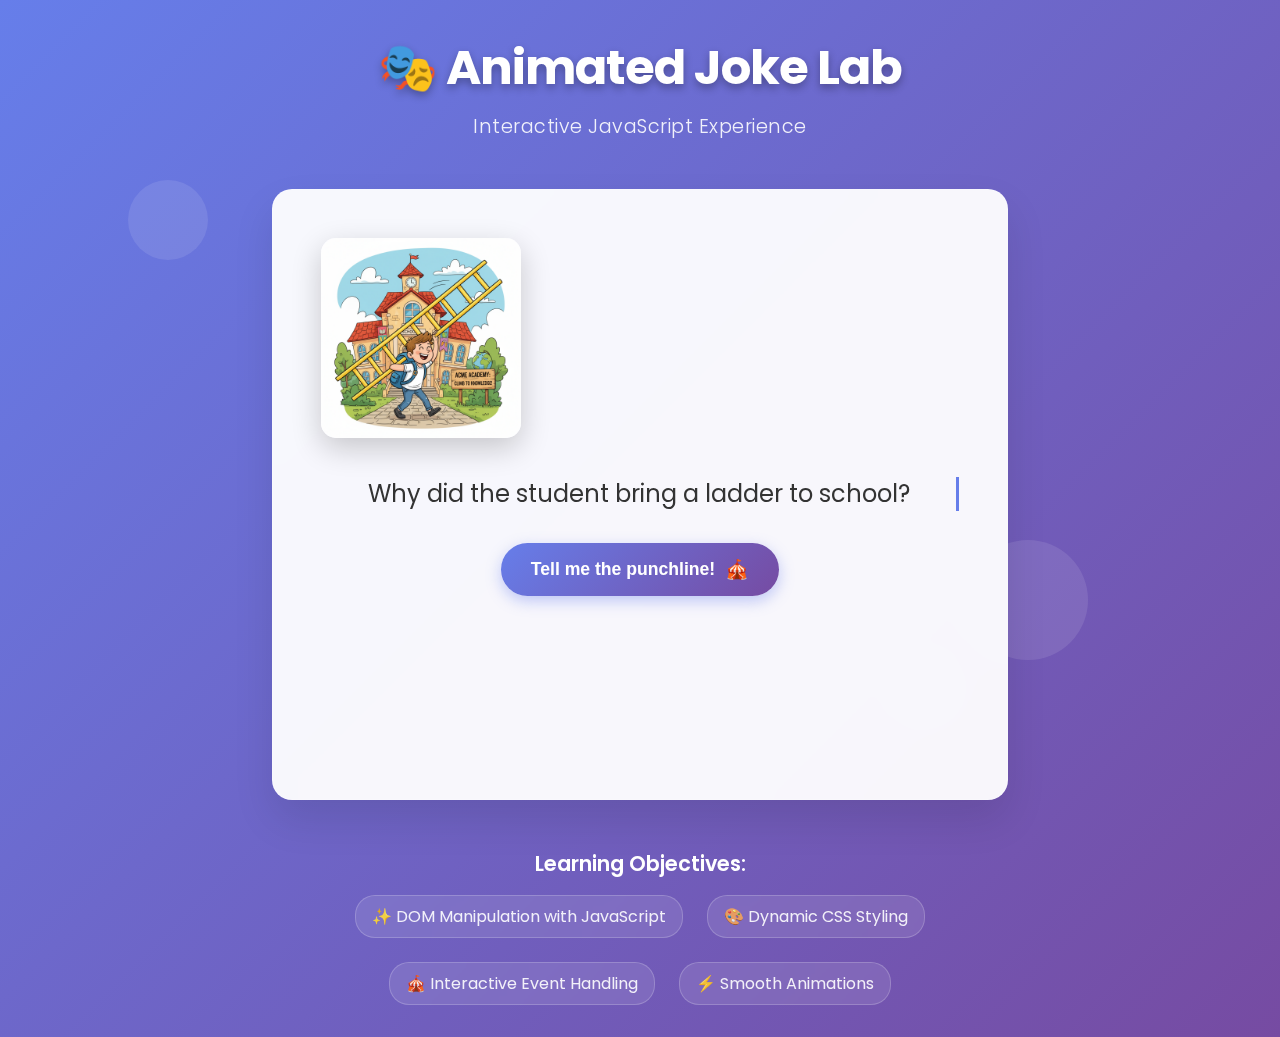
<file: index.html>
<!DOCTYPE html>
<html lang="en">
<head>
    <meta charset="UTF-8">
    <meta name="viewport" content="width=device-width, initial-scale=1.0">
    <title>Animated Joke - Interactive JavaScript Lab</title>
    <link rel="stylesheet" href="style.css">
    <link href="https://fonts.googleapis.com/css2?family=Poppins:wght@300;400;600;700&display=swap" rel="stylesheet">
</head>
<body>
    <div class="container">
        <header class="header">
            <h1 class="title">🎭 Animated Joke Lab</h1>
            <p class="subtitle">Interactive JavaScript Experience</p>
        </header>
        
        <main class="joke-container">
            <div class="image-wrapper">
                <img id="jokeImage" src="studentladder1.png" alt="after ladder.png" class="joke-image">
                <div class="image-overlay"></div>
            </div>
            
            <div class="content-wrapper">
                <div class="setup-section">
                    <p id="setup" class="setup-text">Why did the student bring a ladder to school?</p>
                </div>
                
                <button id="showPunchline" class="reveal-button">
                    <span class="button-text">Tell me the punchline!</span>
                    <span class="button-icon">🎪</span>
                </button>
                
                <div class="punchline-section">
                    <p id="punchline" class="punchline-text hidden">
                        Because they wanted to go to high school! 🏫
                    </p>
                </div>
                
                <div class="controls">
                    <button id="resetJoke" class="reset-button hidden">
                        <span class="reset-text">Tell Another Joke</span>
                        <span class="reset-icon">🔄</span>
                    </button>
                </div>
            </div>
        </main>
        
        <footer class="footer">
            <div class="learning-objectives">
                <h3>Learning Objectives:</h3>
                <ul class="objectives-list">
                    <li>✨ DOM Manipulation with JavaScript</li>
                    <li>🎨 Dynamic CSS Styling</li>
                    <li>🎪 Interactive Event Handling</li>
                    <li>⚡ Smooth Animations</li>
                </ul>
            </div>
        </footer>
    </div>
    
    <div class="background-effects">
        <div class="floating-shape shape-1"></div>
        <div class="floating-shape shape-2"></div>
        <div class="floating-shape shape-3"></div>
    </div>
    
    <script src="app.js"></script>
</body>

</html>
</file>
<file: style.css>
/* Reset and Base Styles */
* {
    margin: 0;
    padding: 0;
    box-sizing: border-box;
}

body {
    font-family: 'Poppins', sans-serif;
    background: linear-gradient(135deg, #667eea 0%, #764ba2 100%);
    min-height: 100vh;
    display: flex;
    align-items: center;
    justify-content: center;
    overflow-x: hidden;
    transition: background 1.5s ease-in-out;
}

/* Container and Layout */
.container {
    width: 90%;
    max-width: 800px;
    margin: 0 auto;
    padding: 2rem;
    position: relative;
    z-index: 10;
}

/* Header Styles */
.header {
    text-align: center;
    margin-bottom: 3rem;
    animation: fadeInDown 1s ease-out;
}

.title {
    font-size: 3rem;
    font-weight: 700;
    color: white;
    text-shadow: 0 4px 8px rgba(0, 0, 0, 0.3);
    margin-bottom: 0.5rem;
    letter-spacing: -1px;
}

.subtitle {
    font-size: 1.2rem;
    color: rgba(255, 255, 255, 0.9);
    font-weight: 300;
    letter-spacing: 0.5px;
}

/* Joke Container */
.joke-container {
    background: rgba(255, 255, 255, 0.95);
    border-radius: 20px;
    padding: 3rem;
    box-shadow: 0 20px 40px rgba(0, 0, 0, 0.1);
    backdrop-filter: blur(10px);
    border: 1px solid rgba(255, 255, 255, 0.2);
    animation: fadeInUp 1s ease-out 0.3s both;
}

/* Image Styles */
.image-wrapper {
    position: relative;
    display: inline-block;
    margin-bottom: 2rem;
    border-radius: 15px;
    overflow: hidden;
    box-shadow: 0 10px 30px rgba(0, 0, 0, 0.2);
    transition: transform 0.3s ease;
}

.joke-image {
    width: 200px;
    height: 200px;
    object-fit: cover;
    display: block;
    transition: transform 0.5s ease, filter 0.5s ease;
}

.image-overlay {
    position: absolute;
    top: 0;
    left: 0;
    right: 0;
    bottom: 0;
    background: linear-gradient(45deg, transparent 30%, rgba(255, 255, 255, 0.1) 50%, transparent 70%);
    transform: translateX(-100%);
    transition: transform 0.6s ease;
}

.image-wrapper:hover .image-overlay {
    transform: translateX(100%);
}

.image-wrapper:hover {
    transform: scale(1.05);
}

/* Content Wrapper */
.content-wrapper {
    text-align: center;
}

/* Setup Section */
.setup-section {
    margin-bottom: 2rem;
}

.setup-text {
    font-size: 1.5rem;
    color: #333;
    font-weight: 400;
    line-height: 1.4;
    margin-bottom: 1rem;
    animation: typewriter 2s steps(40, end);
    overflow: hidden;
    white-space: nowrap;
    border-right: 3px solid #667eea;
}

/* Button Styles */
.reveal-button {
    background: linear-gradient(135deg, #667eea 0%, #764ba2 100%);
    color: white;
    border: none;
    padding: 15px 30px;
    font-size: 1.1rem;
    font-weight: 600;
    border-radius: 50px;
    cursor: pointer;
    transition: all 0.3s ease;
    display: inline-flex;
    align-items: center;
    gap: 10px;
    margin-bottom: 2rem;
    position: relative;
    overflow: hidden;
    box-shadow: 0 5px 15px rgba(102, 126, 234, 0.4);
}

.reveal-button:hover {
    transform: translateY(-2px);
    box-shadow: 0 8px 25px rgba(102, 126, 234, 0.6);
}

.reveal-button:active {
    transform: translateY(0);
}

.reveal-button::before {
    content: '';
    position: absolute;
    top: 0;
    left: -100%;
    width: 100%;
    height: 100%;
    background: linear-gradient(90deg, transparent, rgba(255, 255, 255, 0.2), transparent);
    transition: left 0.5s;
}

.reveal-button:hover::before {
    left: 100%;
}

.button-icon {
    font-size: 1.2rem;
    animation: bounce 2s infinite;
}

/* Punchline Section */
.punchline-section {
    min-height: 80px;
    display: flex;
    align-items: center;
    justify-content: center;
}

.punchline-text {
    font-size: 1.8rem;
    font-weight: 600;
    color: #2e8b57;
    line-height: 1.3;
    transform: scale(0.8);
    opacity: 0;
    transition: all 0.8s cubic-bezier(0.68, -0.55, 0.265, 1.55);
    text-shadow: 0 2px 4px rgba(0, 0, 0, 0.1);
}

.punchline-text.revealed {
    transform: scale(1);
    opacity: 1;
    animation: celebrationPulse 1.5s ease-in-out;
}

/* Reset Button */
.reset-button {
    background: linear-gradient(135deg, #f093fb 0%, #f5576c 100%);
    color: white;
    border: none;
    padding: 12px 25px;
    font-size: 1rem;
    font-weight: 500;
    border-radius: 25px;
    cursor: pointer;
    transition: all 0.3s ease;
    display: inline-flex;
    align-items: center;
    gap: 8px;
    box-shadow: 0 5px 15px rgba(245, 87, 108, 0.3);
}

.reset-button:hover {
    transform: translateY(-2px);
    box-shadow: 0 8px 20px rgba(245, 87, 108, 0.5);
}

.reset-icon {
    animation: spin 2s linear infinite;
}

/* Hidden Class */
.hidden {
    opacity: 0 !important;
    pointer-events: none;
    transform: scale(0.8) !important;
}

/* Footer */
.footer {
    margin-top: 3rem;
    text-align: center;
    animation: fadeInUp 1s ease-out 0.6s both;
}

.learning-objectives h3 {
    color: white;
    font-size: 1.3rem;
    margin-bottom: 1rem;
    font-weight: 600;
}

.objectives-list {
    list-style: none;
    display: flex;
    justify-content: center;
    flex-wrap: wrap;
    gap: 1.5rem;
}

.objectives-list li {
    color: rgba(255, 255, 255, 0.9);
    font-weight: 400;
    font-size: 1rem;
    padding: 0.5rem 1rem;
    background: rgba(255, 255, 255, 0.1);
    border-radius: 20px;
    backdrop-filter: blur(5px);
    border: 1px solid rgba(255, 255, 255, 0.2);
}

/* Background Effects */
.background-effects {
    position: fixed;
    top: 0;
    left: 0;
    width: 100%;
    height: 100%;
    pointer-events: none;
    z-index: 1;
}

.floating-shape {
    position: absolute;
    border-radius: 50%;
    background: rgba(255, 255, 255, 0.1);
    animation: float 6s ease-in-out infinite;
}

.shape-1 {
    width: 80px;
    height: 80px;
    top: 20%;
    left: 10%;
    animation-delay: 0s;
}

.shape-2 {
    width: 120px;
    height: 120px;
    top: 60%;
    right: 15%;
    animation-delay: 2s;
}

.shape-3 {
    width: 60px;
    height: 60px;
    bottom: 20%;
    left: 70%;
    animation-delay: 4s;
}

/* Animations */
@keyframes fadeInDown {
    from {
        opacity: 0;
        transform: translateY(-30px);
    }
    to {
        opacity: 1;
        transform: translateY(0);
    }
}

@keyframes fadeInUp {
    from {
        opacity: 0;
        transform: translateY(30px);
    }
    to {
        opacity: 1;
        transform: translateY(0);
    }
}

@keyframes typewriter {
    from {
        width: 0;
    }
    to {
        width: 100%;
    }
}

@keyframes bounce {
    0%, 20%, 50%, 80%, 100% {
        transform: translateY(0);
    }
    40% {
        transform: translateY(-10px);
    }
    60% {
        transform: translateY(-5px);
    }
}

@keyframes celebrationPulse {
    0% { transform: scale(1); }
    25% { transform: scale(1.1); }
    50% { transform: scale(1); }
    75% { transform: scale(1.05); }
    100% { transform: scale(1); }
}

@keyframes spin {
    from { transform: rotate(0deg); }
    to { transform: rotate(360deg); }
}

@keyframes float {
    0%, 100% {
        transform: translateY(0px) rotate(0deg);
    }
    33% {
        transform: translateY(-20px) rotate(120deg);
    }
    66% {
        transform: translateY(10px) rotate(240deg);
    }
}

/* Responsive Design */
@media (max-width: 768px) {
    .title {
        font-size: 2.5rem;
    }
    
    .joke-container {
        padding: 2rem;
        margin: 1rem;
    }
    
    .setup-text {
        font-size: 1.3rem;
        white-space: normal;
        border-right: none;
        animation: fadeInUp 1s ease-out;
    }
    
    .punchline-text {
        font-size: 1.5rem;
    }
    
    .objectives-list {
        flex-direction: column;
        align-items: center;
    }
}

@media (max-width: 480px) {
    .title {
        font-size: 2rem;
    }
    
    .joke-container {
        padding: 1.5rem;
    }
    
    .joke-image {
        width: 150px;
        height: 150px;
    }
    
    .setup-text {
        font-size: 1.1rem;
    }
    
    .punchline-text {
        font-size: 1.3rem;
    }
    
    .reveal-button {
        padding: 12px 24px;
        font-size: 1rem;
    }
}

/* Enhanced Background States */
body.punchline-revealed {
    background: linear-gradient(135deg, #ffeaa7 0%, #fab1a0 100%);
}

body.joke-reset {
    background: linear-gradient(135deg, #667eea 0%, #764ba2 100%);
}

/* Success Animation */
.success-animation {
    position: fixed;
    top: 50%;
    left: 50%;
    transform: translate(-50%, -50%);
    font-size: 4rem;
    z-index: 1000;
    pointer-events: none;
    animation: successPop 2s ease-out forwards;
}

@keyframes successPop {
    0% {
        opacity: 0;
        transform: translate(-50%, -50%) scale(0);
    }
    50% {
        opacity: 1;
        transform: translate(-50%, -50%) scale(1.2);
    }
    100% {
        opacity: 0;
        transform: translate(-50%, -50%) scale(1);
    }
}
</file>
